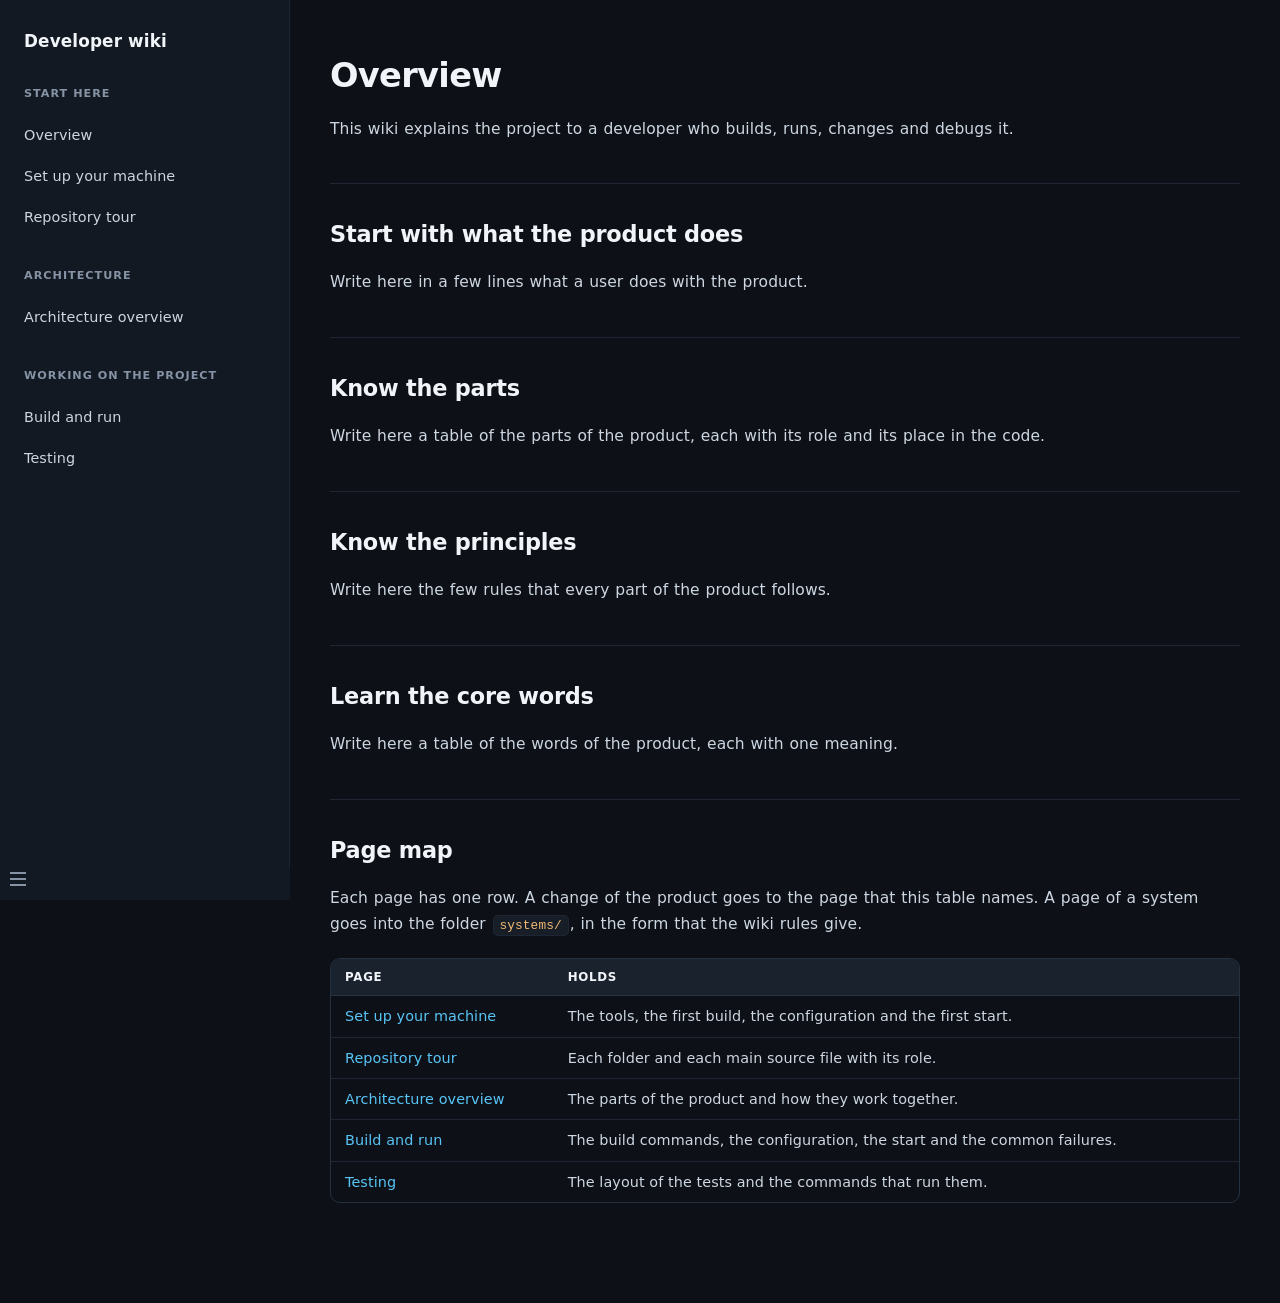
<file: docs/wiki/index.html>
<!DOCTYPE html>
<html lang="en">
<head>
<meta charset="utf-8">
<title>Developer wiki</title>
<meta name="viewport" content="width=device-width, initial-scale=1">
<meta name="color-scheme" content="dark">
<link rel="stylesheet" href="assets/vue.css">
<link rel="stylesheet" href="assets/theme.css">
</head>
<body>
<div id="app"></div>
<script>
window.$docsify = { name: "Developer wiki", loadSidebar: true, subMaxLevel: 2, relativePath: true };
</script>
<script src="assets/pages.js"></script>
<script src="assets/offline.js"></script>
<script src="assets/mermaid.min.js"></script>
<script>
mermaid.initialize({
  startOnLoad: false,
  theme: "base",
  flowchart: { useMaxWidth: false, nodeSpacing: 28, rankSpacing: 44, padding: 14 },
  sequence: { useMaxWidth: false, actorMargin: 40, messageMargin: 34, boxMargin: 8 },
  state: { useMaxWidth: false },
  themeVariables: {
    darkMode: true,
    background: "#131922",
    fontFamily: '"Inter", "Segoe UI", system-ui, sans-serif',
    fontSize: "16px",
    primaryColor: "#1a222d",
    primaryTextColor: "#cdd6e1",
    primaryBorderColor: "#3a4a5e",
    secondaryColor: "#172433",
    secondaryTextColor: "#cdd6e1",
    secondaryBorderColor: "#2f4257",
    tertiaryColor: "#151c26",
    tertiaryTextColor: "#cdd6e1",
    tertiaryBorderColor: "#263140",
    lineColor: "#6f8196",
    textColor: "#cdd6e1",
    mainBkg: "#1a222d",
    nodeBorder: "#3a4a5e",
    clusterBkg: "#151c26",
    clusterBorder: "#263140",
    titleColor: "#f1f5f9",
    edgeLabelBackground: "#131922",
    actorBkg: "#1a222d",
    actorBorder: "#3a4a5e",
    actorTextColor: "#f1f5f9",
    actorLineColor: "#3a4a5e",
    signalColor: "#8fa2b8",
    signalTextColor: "#cdd6e1",
    labelBoxBkgColor: "#172433",
    labelBoxBorderColor: "#2f4257",
    labelTextColor: "#58c4f6",
    loopTextColor: "#8fa2b8",
    noteBkgColor: "#22303f",
    noteBorderColor: "#3a4a5e",
    noteTextColor: "#cdd6e1",
    activationBkgColor: "#22303f",
    activationBorderColor: "#58c4f6",
    sequenceNumberColor: "#0d1117",
    labelColor: "#cdd6e1",
    altBackground: "#151c26",
    stateLabelColor: "#cdd6e1",
    transitionColor: "#6f8196",
    transitionLabelColor: "#8fa2b8",
    specialStateColor: "#58c4f6"
  }
});
</script>
<script src="assets/docsify-mermaid.js"></script>
<script src="assets/docsify.min.js"></script>
</body>
</html>
</file>
<file: docs/wiki/assets/vue.css>
*{-webkit-font-smoothing:antialiased;-webkit-overflow-scrolling:touch;-webkit-tap-highlight-color:rgba(0,0,0,0);-webkit-text-size-adjust:none;-webkit-touch-callout:none;box-sizing:border-box}body:not(.ready){overflow:hidden}body:not(.ready) .app-nav,body:not(.ready)>nav,body:not(.ready) [data-cloak]{display:none}div#app{font-size:30px;font-weight:lighter;margin:40vh auto;text-align:center}div#app:empty:before{content:"Loading..."}img.emoji{height:1.2em}img.emoji,span.emoji{vertical-align:middle}span.emoji{font-family:Apple Color Emoji,Segoe UI Emoji,Segoe UI Symbol,Noto Color Emoji;font-size:1.2em}.progress{background-color:#42b983;background-color:var(--theme-color,#42b983);height:2px;left:0;position:fixed;right:0;top:0;transition:width .2s,opacity .4s;width:0;z-index:999999}.search .search-keyword,.search a:hover{color:#42b983;color:var(--theme-color,#42b983)}.search .search-keyword{font-style:normal;font-weight:700}body,html{height:100%}body{-moz-osx-font-smoothing:grayscale;-webkit-font-smoothing:antialiased;color:#34495e;font-family:Source Sans Pro,Helvetica Neue,Arial,sans-serif;font-size:15px;letter-spacing:0;margin:0;overflow-x:hidden}img{max-width:100%}a[disabled]{cursor:not-allowed;opacity:.6}kbd{border:1px solid #ccc;border-radius:3px;display:inline-block;font-size:12px!important;line-height:12px;margin-bottom:3px;padding:3px 5px;vertical-align:middle}li input[type=checkbox]{margin:0 .2em .25em 0;vertical-align:middle}.app-nav{margin:25px 60px 0 0;position:absolute;right:0;text-align:right;z-index:10}.app-nav.no-badge{margin-right:25px}.app-nav p{margin:0}.app-nav>a{margin:0 1rem;padding:5px 0}.app-nav li,.app-nav ul{display:inline-block;list-style:none;margin:0}.app-nav a{color:inherit;font-size:16px;text-decoration:none;transition:color .3s}.app-nav a.active,.app-nav a:hover{color:#42b983;color:var(--theme-color,#42b983)}.app-nav a.active{border-bottom:2px solid #42b983;border-bottom:2px solid var(--theme-color,#42b983)}.app-nav li{display:inline-block;margin:0 1rem;padding:5px 0;position:relative;cursor:pointer}.app-nav li ul{background-color:#fff;border:1px solid;border-color:#ddd #ddd #ccc;border-radius:4px;box-sizing:border-box;display:none;max-height:calc(100vh - 61px);overflow-y:auto;padding:10px 0;position:absolute;right:-15px;text-align:left;top:100%;white-space:nowrap}.app-nav li ul li{display:block;font-size:14px;line-height:1rem;margin:8px 14px;white-space:nowrap}.app-nav li ul a{display:block;font-size:inherit;margin:0;padding:0}.app-nav li ul a.active{border-bottom:0}.app-nav li:hover ul{display:block}.github-corner{border-bottom:0;position:fixed;right:0;text-decoration:none;top:0;z-index:1}.github-corner:hover .octo-arm{animation:octocat-wave .56s ease-in-out}.github-corner svg{color:#fff;fill:#42b983;fill:var(--theme-color,#42b983);height:80px;width:80px}main{display:block;position:relative;width:100vw;height:100%;z-index:0}main.hidden{display:none}.anchor{display:inline-block;text-decoration:none;transition:all .3s}.anchor span{color:#34495e}.anchor:hover{text-decoration:underline}.sidebar{border-right:1px solid rgba(0,0,0,.07);overflow-y:auto;padding:40px 0 0;position:absolute;top:0;bottom:0;left:0;transition:transform .25s ease-out;width:300px;z-index:20}.sidebar>h1{margin:0 auto 1rem;font-size:1.5rem;font-weight:300;text-align:center}.sidebar>h1 a{color:inherit;text-decoration:none}.sidebar>h1 .app-nav{display:block;position:static}.sidebar .sidebar-nav{line-height:2em;padding-bottom:40px}.sidebar li.collapse .app-sub-sidebar{display:none}.sidebar ul{margin:0 0 0 15px;padding:0}.sidebar li>p{font-weight:700;margin:0}.sidebar ul,.sidebar ul li{list-style:none}.sidebar ul li a{border-bottom:none;display:block}.sidebar ul li ul{padding-left:20px}.sidebar::-webkit-scrollbar{width:4px}.sidebar::-webkit-scrollbar-thumb{background:transparent;border-radius:4px}.sidebar:hover::-webkit-scrollbar-thumb{background:hsla(0,0%,53.3%,.4)}.sidebar:hover::-webkit-scrollbar-track{background:hsla(0,0%,53.3%,.1)}.sidebar-toggle{background-color:transparent;background-color:hsla(0,0%,100%,.8);border:0;outline:none;padding:10px;position:absolute;bottom:0;left:0;text-align:center;transition:opacity .3s;width:284px;z-index:30;cursor:pointer}.sidebar-toggle:hover .sidebar-toggle-button{opacity:.4}.sidebar-toggle span{background-color:#42b983;background-color:var(--theme-color,#42b983);display:block;margin-bottom:4px;width:16px;height:2px}body.sticky .sidebar,body.sticky .sidebar-toggle{position:fixed}.content{padding-top:60px;position:absolute;top:0;right:0;bottom:0;left:300px;transition:left .25s ease}.markdown-section{margin:0 auto;max-width:80%;padding:30px 15px 40px;position:relative}.markdown-section>*{box-sizing:border-box;font-size:inherit}.markdown-section>:first-child{margin-top:0!important}.markdown-section hr{border:none;border-bottom:1px solid #eee;margin:2em 0}.markdown-section iframe{border:1px solid #eee;width:1px;min-width:100%}.markdown-section table{border-collapse:collapse;border-spacing:0;display:block;margin-bottom:1rem;overflow:auto;width:100%}.markdown-section th{font-weight:700}.markdown-section td,.markdown-section th{border:1px solid #ddd;padding:6px 13px}.markdown-section tr{border-top:1px solid #ccc}.markdown-section p.tip,.markdown-section tr:nth-child(2n){background-color:#f8f8f8}.markdown-section p.tip{border-bottom-right-radius:2px;border-left:4px solid #f66;border-top-right-radius:2px;margin:2em 0;padding:12px 24px 12px 30px;position:relative}.markdown-section p.tip:before{background-color:#f66;border-radius:100%;color:#fff;content:"!";font-family:Dosis,Source Sans Pro,Helvetica Neue,Arial,sans-serif;font-size:14px;font-weight:700;left:-12px;line-height:20px;position:absolute;height:20px;width:20px;text-align:center;top:14px}.markdown-section p.tip code{background-color:#efefef}.markdown-section p.tip em{color:#34495e}.markdown-section p.warn{background:rgba(66,185,131,.1);border-radius:2px;padding:1rem}.markdown-section ul.task-list>li{list-style-type:none}body.close .sidebar{transform:translateX(-300px)}body.close .sidebar-toggle{width:auto}body.close .content{left:0}@media print{.app-nav,.github-corner,.sidebar,.sidebar-toggle{display:none}}@media screen and (max-width:768px){.github-corner,.sidebar,.sidebar-toggle{position:fixed}.app-nav{margin-top:16px}.app-nav li ul{top:30px}main{height:auto;min-height:100vh;overflow-x:hidden}.sidebar{left:-300px;transition:transform .25s ease-out}.content{left:0;max-width:100vw;position:static;padding-top:20px;transition:transform .25s ease}.app-nav,.github-corner{transition:transform .25s ease-out}.sidebar-toggle{background-color:transparent;width:auto;padding:30px 30px 10px 10px}body.close .sidebar{transform:translateX(300px)}body.close .sidebar-toggle{background-color:hsla(0,0%,100%,.8);transition:background-color 1s;width:284px;padding:10px}body.close .content{transform:translateX(300px)}body.close .app-nav,body.close .github-corner{display:none}.github-corner:hover .octo-arm{animation:none}.github-corner .octo-arm{animation:octocat-wave .56s ease-in-out}}@keyframes octocat-wave{0%,to{transform:rotate(0)}20%,60%{transform:rotate(-25deg)}40%,80%{transform:rotate(10deg)}}section.cover{position:relative;align-items:center;background-position:50%;background-repeat:no-repeat;background-size:cover;min-height:100vh;width:100%;display:none}section.cover.show{display:flex}section.cover.has-mask .mask{background-color:#fff;opacity:.8;position:absolute;top:0;bottom:0;width:100%}section.cover .cover-main{flex:1;margin:0 16px;text-align:center;position:relative}section.cover a{color:inherit}section.cover a,section.cover a:hover{text-decoration:none}section.cover p{line-height:1.5rem;margin:1em 0}section.cover h1{color:inherit;font-size:2.5rem;font-weight:300;margin:.625rem 0 2.5rem;position:relative;text-align:center}section.cover h1 a{display:block}section.cover h1 small{bottom:-.4375rem;font-size:1rem;position:absolute}section.cover blockquote{font-size:1.5rem;text-align:center}section.cover ul{line-height:1.8;list-style-type:none;margin:1em auto;max-width:500px;padding:0}section.cover .cover-main>p:last-child a{border-radius:2rem;border:1px solid #42b983;border-color:var(--theme-color,#42b983);box-sizing:border-box;color:#42b983;color:var(--theme-color,#42b983);display:inline-block;font-size:1.05rem;letter-spacing:.1rem;margin:.5rem 1rem;padding:.75em 2rem;text-decoration:none;transition:all .15s ease}section.cover .cover-main>p:last-child a:last-child{background-color:#42b983;background-color:var(--theme-color,#42b983);color:#fff}section.cover .cover-main>p:last-child a:last-child:hover{color:inherit;opacity:.8}section.cover .cover-main>p:last-child a:hover{color:inherit}section.cover blockquote>p>a{border-bottom:2px solid #42b983;border-bottom:2px solid var(--theme-color,#42b983);transition:color .3s}section.cover blockquote>p>a:hover{color:#42b983;color:var(--theme-color,#42b983)}.sidebar,body{background-color:#fff}.sidebar{color:#364149}.sidebar li{margin:6px 0}.sidebar ul li a{color:#505d6b;font-size:14px;font-weight:400;overflow:hidden;text-decoration:none;text-overflow:ellipsis;white-space:nowrap}.sidebar ul li a:hover{text-decoration:underline}.sidebar ul li ul{padding:0}.sidebar ul li.active>a{border-right:2px solid;color:#42b983;color:var(--theme-color,#42b983);font-weight:600}.app-sub-sidebar li:before{content:"-";padding-right:4px;float:left}.markdown-section h1,.markdown-section h2,.markdown-section h3,.markdown-section h4,.markdown-section strong{color:#2c3e50;font-weight:600}.markdown-section a{color:#42b983;color:var(--theme-color,#42b983);font-weight:600}.markdown-section h1{font-size:2rem;margin:0 0 1rem}.markdown-section h2{font-size:1.75rem;margin:45px 0 .8rem}.markdown-section h3{font-size:1.5rem;margin:40px 0 .6rem}.markdown-section h4{font-size:1.25rem}.markdown-section h5{font-size:1rem}.markdown-section h6{color:#777;font-size:1rem}.markdown-section figure,.markdown-section p{margin:1.2em 0}.markdown-section ol,.markdown-section p,.markdown-section ul{line-height:1.6rem;word-spacing:.05rem}.markdown-section ol,.markdown-section ul{padding-left:1.5rem}.markdown-section blockquote{border-left:4px solid #42b983;border-left:4px solid var(--theme-color,#42b983);color:#858585;margin:2em 0;padding-left:20px}.markdown-section blockquote p{font-weight:600;margin-left:0}.markdown-section iframe{margin:1em 0}.markdown-section em{color:#7f8c8d}.markdown-section code,.markdown-section output:after,.markdown-section pre{font-family:Roboto Mono,Monaco,courier,monospace}.markdown-section code,.markdown-section pre{background-color:#f8f8f8}.markdown-section output,.markdown-section pre{margin:1.2em 0;position:relative}.markdown-section output,.markdown-section pre>code{border-radius:2px;display:block}.markdown-section output:after,.markdown-section pre>code{-moz-osx-font-smoothing:initial;-webkit-font-smoothing:initial}.markdown-section code{border-radius:2px;color:#e96900;margin:0 2px;padding:3px 5px;white-space:pre-wrap}.markdown-section>:not(h1):not(h2):not(h3):not(h4):not(h5):not(h6) code{font-size:.8rem}.markdown-section pre{padding:0 1.4rem;line-height:1.5rem;overflow:auto;word-wrap:normal}.markdown-section pre>code{color:#525252;font-size:.8rem;padding:2.2em 5px;line-height:inherit;margin:0 2px;max-width:inherit;overflow:inherit;white-space:inherit}.markdown-section output{padding:1.7rem 1.4rem;border:1px dotted #ccc}.markdown-section output>:first-child{margin-top:0}.markdown-section output>:last-child{margin-bottom:0}.markdown-section code:after,.markdown-section code:before,.markdown-section output:after,.markdown-section output:before{letter-spacing:.05rem}.markdown-section output:after,.markdown-section pre:after{color:#ccc;font-size:.6rem;font-weight:600;height:15px;line-height:15px;padding:5px 10px 0;position:absolute;right:0;text-align:right;top:0;content:attr(data-lang)}.token.cdata,.token.comment,.token.doctype,.token.prolog{color:#8e908c}.token.namespace{opacity:.7}.token.boolean,.token.number{color:#c76b29}.token.punctuation{color:#525252}.token.property{color:#c08b30}.token.tag{color:#2973b7}.token.string{color:#42b983;color:var(--theme-color,#42b983)}.token.selector{color:#6679cc}.token.attr-name{color:#2973b7}.language-css .token.string,.style .token.string,.token.entity,.token.url{color:#22a2c9}.token.attr-value,.token.control,.token.directive,.token.unit{color:#42b983;color:var(--theme-color,#42b983)}.token.function,.token.keyword{color:#e96900}.token.atrule,.token.regex,.token.statement{color:#22a2c9}.token.placeholder,.token.variable{color:#3d8fd1}.token.deleted{text-decoration:line-through}.token.inserted{border-bottom:1px dotted #202746;text-decoration:none}.token.italic{font-style:italic}.token.bold,.token.important{font-weight:700}.token.important{color:#c94922}.token.entity{cursor:help}code .token{-moz-osx-font-smoothing:initial;-webkit-font-smoothing:initial;min-height:1.5rem;position:relative;left:auto}
</file>
<file: docs/wiki/assets/theme.css>
/* The dark theme of the wiki. It loads after the base theme and replaces its colors, fonts and spacing.
   A project changes the look through the variables of :root, for example --accent. */
:root {
  color-scheme: dark;
  --bg: #0d1117;
  --panel: #131922;
  --panel-raised: #1a222d;
  --border: #263140;
  --border-soft: #1d2632;
  --text: #cdd6e1;
  --muted: #8593a5;
  --heading: #f1f5f9;
  --accent: #58c4f6;
  --accent-soft: rgba(88, 196, 246, 0.12);
  --code: #f2b872;
  --code-bg: #171e28;
  --font: "Inter", "Segoe UI Variable Text", "Segoe UI", system-ui, -apple-system, "Helvetica Neue", Arial, sans-serif;
  --mono: "JetBrains Mono", "Cascadia Code", "SF Mono", Consolas, "Liberation Mono", monospace;
  --theme-color: var(--accent);
}

html,
body {
  background: var(--bg);
}

body {
  color: var(--text);
  font-family: var(--font);
  font-size: 15.5px;
  line-height: 1.65;
  letter-spacing: 0.005em;
  -webkit-font-smoothing: antialiased;
}

::selection {
  background: rgba(88, 196, 246, 0.3);
  color: #fff;
}

* {
  scrollbar-color: #2b3746 transparent;
  scrollbar-width: thin;
}

.progress {
  background-color: var(--accent);
}

/* sidebar */
.sidebar {
  background: var(--panel);
  border-right: 1px solid var(--border-soft);
  color: var(--text);
  padding-top: 28px;
  width: 290px;
}

.sidebar > h1 {
  font-size: 1.05rem;
  font-weight: 650;
  letter-spacing: 0.01em;
  margin: 0 0 22px;
  padding: 0 24px;
  text-align: left;
}

.sidebar > h1 a,
.sidebar > h1 .app-name-link {
  color: var(--heading);
}

.sidebar-nav {
  padding: 0 12px 40px;
}

.sidebar ul,
.sidebar ul li {
  margin: 0;
}

.sidebar ul li p {
  margin: 0;
}

/* the name of a group */
.sidebar-nav > ul > li > p > strong,
.sidebar-nav > ul > li > strong {
  color: var(--muted);
  display: block;
  font-size: 0.7rem;
  font-weight: 650;
  letter-spacing: 0.09em;
  margin: 22px 0 6px;
  padding: 0 12px;
  text-transform: uppercase;
}

.sidebar-nav > ul > li:first-child > p > strong {
  margin-top: 0;
}

.sidebar ul li ul {
  padding-left: 0;
}

.sidebar ul li a {
  border-radius: 6px;
  color: var(--text);
  font-size: 0.9rem;
  font-weight: 450;
  overflow: hidden;
  padding: 5px 12px;
  text-overflow: ellipsis;
  white-space: nowrap;
}

.sidebar ul li a:hover {
  background: var(--panel-raised);
  color: var(--heading);
  text-decoration: none;
}

.sidebar ul li.active > a {
  background: var(--accent-soft);
  border-right: 0;
  color: var(--accent);
  font-weight: 600;
}

/* the headings of the open page below its link */
.sidebar .app-sub-sidebar {
  border-left: 1px solid var(--border);
  margin: 4px 0 8px 18px;
}

.sidebar .app-sub-sidebar li::before {
  content: none;
}

.sidebar .app-sub-sidebar li a {
  color: var(--muted);
  font-size: 0.82rem;
  padding: 3px 12px;
}

.sidebar .app-sub-sidebar li.active > a {
  background: none;
  color: var(--accent);
}

.sidebar-toggle {
  background: var(--panel);
  border-radius: 0 8px 0 0;
  width: 290px;
}

.sidebar-toggle span {
  background-color: var(--muted);
}

body.close .sidebar-toggle {
  background: transparent;
  width: auto;
}

/* page */
.content {
  left: 290px;
  padding-top: 40px;
}

.markdown-section {
  color: var(--text);
  max-width: 1040px;
  padding: 16px 40px 80px;
}

.markdown-section h1,
.markdown-section h2,
.markdown-section h3,
.markdown-section h4,
.markdown-section strong {
  color: var(--heading);
}

.markdown-section h1 {
  font-size: 2.1rem;
  font-weight: 700;
  letter-spacing: -0.02em;
  line-height: 1.2;
  margin: 0 0 1.2rem;
}

.markdown-section h2 {
  border-top: 1px solid var(--border-soft);
  font-size: 1.4rem;
  font-weight: 650;
  letter-spacing: -0.01em;
  margin: 2.6rem 0 1rem;
  padding-top: 2rem;
}

.markdown-section h3 {
  font-size: 1.08rem;
  font-weight: 650;
  margin: 1.9rem 0 0.7rem;
}

.markdown-section h1 a,
.markdown-section h2 a,
.markdown-section h3 a,
.markdown-section h4 a,
.anchor span {
  color: inherit;
  font-weight: inherit;
}

.markdown-section p,
.markdown-section ul,
.markdown-section ol {
  line-height: 1.7;
  margin: 0.9em 0;
}

.markdown-section li {
  margin: 0.3em 0;
}

.markdown-section li::marker {
  color: var(--muted);
}

.markdown-section a {
  color: var(--accent);
  font-weight: 500;
  text-decoration: none;
}

.markdown-section a:hover {
  text-decoration: underline;
  text-underline-offset: 3px;
}

.markdown-section em {
  color: var(--muted);
}

.markdown-section hr {
  border: 0;
  border-top: 1px solid var(--border-soft);
}

.markdown-section blockquote {
  background: var(--panel);
  border-left: 3px solid var(--accent);
  border-radius: 0 8px 8px 0;
  color: var(--text);
  margin: 1.5em 0;
  padding: 2px 18px;
}

/* code */
.markdown-section code,
.markdown-section pre {
  background-color: var(--code-bg);
  font-family: var(--mono);
}

.markdown-section code {
  border: 1px solid var(--border-soft);
  border-radius: 5px;
  color: var(--code);
  font-size: 0.84em;
  margin: 0 1px;
  padding: 2px 6px;
  white-space: normal;
  word-break: break-word;
}

.markdown-section pre {
  border: 1px solid var(--border);
  border-radius: 10px;
  margin: 1.3em 0;
  padding: 0 1.2rem;
}

.markdown-section pre > code {
  background: none;
  border: 0;
  color: var(--text);
  font-size: 0.84rem;
  line-height: 1.6;
  padding: 1.2em 0;
  white-space: pre;
  word-break: normal;
}

.markdown-section pre::after,
.markdown-section output::after {
  color: var(--muted);
}

.token.comment,
.token.prolog,
.token.doctype,
.token.cdata {
  color: #6b7a8c;
}

.token.string,
.token.attr-value,
.token.char {
  color: #9ad6a0;
}

.token.number,
.token.boolean,
.token.constant {
  color: #f2b872;
}

.token.keyword,
.token.function,
.token.tag,
.token.property,
.token.selector {
  color: #58c4f6;
}

.token.punctuation,
.token.operator {
  color: #9aa7b8;
}

/* tables */
.markdown-section table {
  border: 1px solid var(--border);
  border-collapse: separate;
  border-radius: 10px;
  border-spacing: 0;
  display: table;
  font-size: 0.9rem;
  margin: 1.4em 0;
  overflow: hidden;
  width: 100%;
}

.markdown-section th,
.markdown-section td {
  border: 0;
  border-bottom: 1px solid var(--border-soft);
  line-height: 1.55;
  padding: 9px 14px;
  text-align: left;
  vertical-align: top;
}

.markdown-section th {
  background: var(--panel-raised);
  border-bottom: 1px solid var(--border);
  color: var(--heading);
  font-size: 0.74rem;
  font-weight: 650;
  letter-spacing: 0.06em;
  text-transform: uppercase;
  white-space: nowrap;
}

.markdown-section tr,
.markdown-section tr:nth-child(2n) {
  background-color: transparent;
  border: 0;
}

.markdown-section tbody tr:hover {
  background-color: rgba(255, 255, 255, 0.025);
}

.markdown-section tbody tr:last-child td {
  border-bottom: 0;
}

.markdown-section td code {
  white-space: nowrap;
}

/* diagrams */
.markdown-section .mermaid {
  background: var(--panel);
  border: 1px solid var(--border-soft);
  border-radius: 12px;
  margin: 1.6em 0;
  overflow-x: auto;
  padding: 22px 20px;
  text-align: center;
}

/* a diagram keeps its natural size, so its text stays as large as the page text; a wide one scrolls */
.markdown-section .mermaid svg {
  height: auto;
  max-width: none;
}

.markdown-section .mermaid .nodeLabel,
.markdown-section .mermaid .edgeLabel,
.markdown-section .mermaid text {
  font-size: 15px;
}

.markdown-section img {
  border: 1px solid var(--border-soft);
  border-radius: 10px;
}

@media screen and (max-width: 768px) {
  .content {
    left: 0;
  }

  .markdown-section {
    padding: 16px 20px 60px;
  }

  .sidebar {
    left: -290px;
  }

  .sidebar-toggle {
    background: transparent;
    width: auto;
  }

  body.close .sidebar {
    transform: translateX(290px);
  }

  body.close .sidebar-toggle {
    background: var(--panel);
    width: 290px;
  }

  body.close .content {
    transform: translateX(290px);
  }
}
</file>
